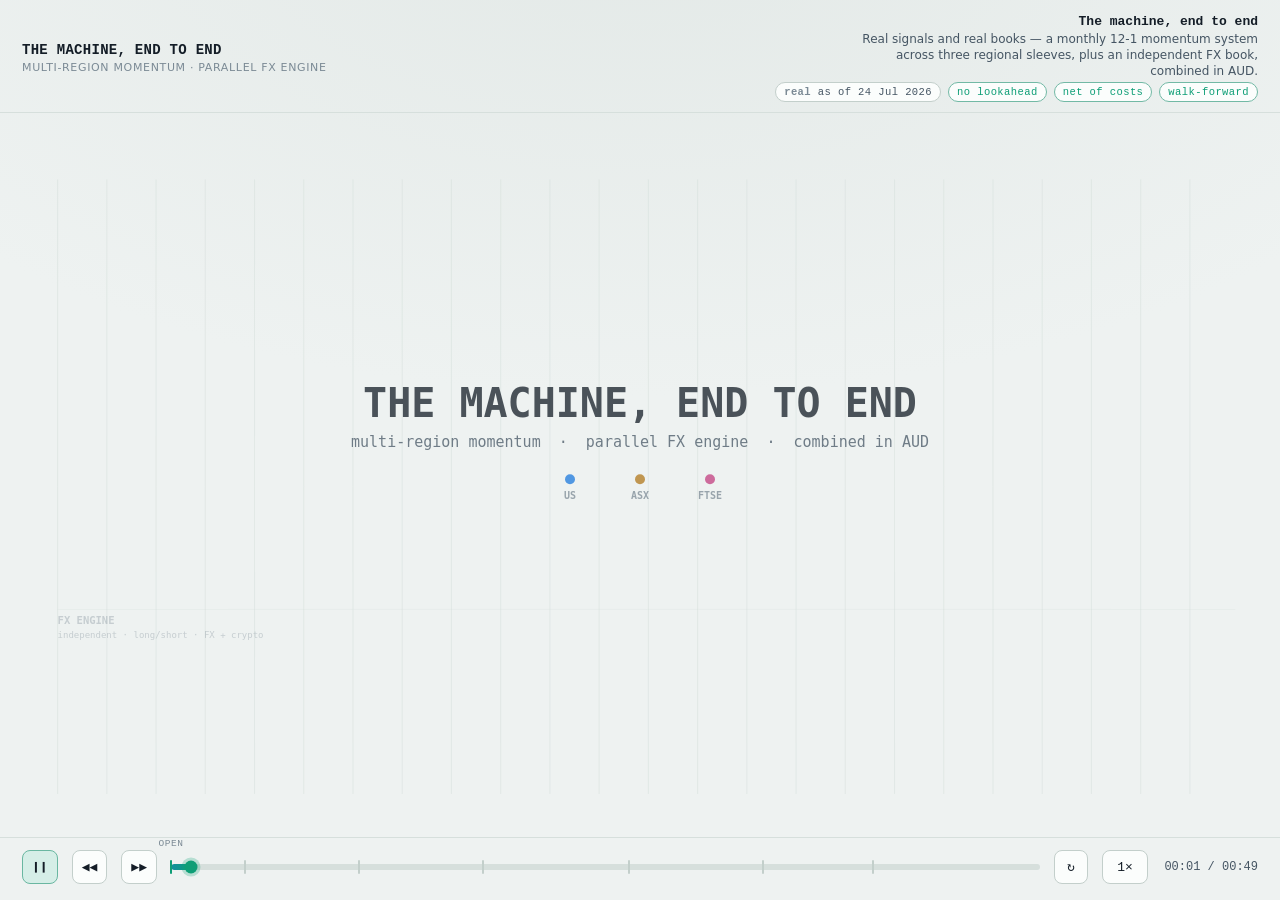
<file: docs/explainer/how-it-works.html>
<!doctype html>
<html lang="en">
<head>
<meta charset="utf-8">
<meta name="viewport" content="width=device-width, initial-scale=1">
<title>The machine, end to end — Multi-Region Momentum + FX</title>
</head>
<body>
<style>
/* ============================================================
   "The machine, end to end" — animated walkthrough of a
   multi-region momentum + FX trading system.
   Self-contained: no external fonts, scripts or styles.
   ============================================================ */

:root{
  /* light theme (default) */
  --bg:#EEF2F1; --bg2:#E3E9E7; --panel:#FBFDFC; --panel2:#F1F5F3;
  --ink:#141D27; --ink-dim:#455563; --muted:#7B8A95; --line:#D6DFDC; --line2:#C3CFCB;
  --us:#1C79DC; --asx:#B0771A; --ftse:#C23E7F; --aud:#0E9E76;
  --on:#0E9E76; --off:#D53B2A; --cash:#8A97A1;
  --glow:0; --scan:0;
  color-scheme:light;
}
@media (prefers-color-scheme: dark){
  :root{
    --bg:#080B10; --bg2:#0C1118; --panel:#0F151D; --panel2:#131C25;
    --ink:#D6DEE6; --ink-dim:#8A98A5; --muted:#5C6A77; --line:#1A2430; --line2:#25323E;
    --us:#4CA9FF; --asx:#F0B32A; --ftse:#EC77AD; --aud:#33E0AE;
    --on:#33E0AE; --off:#FF5F52; --cash:#5C6A77;
    --glow:1; --scan:1;
    color-scheme:dark;
  }
}
/* explicit toggle overrides the media query in both directions */
:root[data-theme="light"]{
  --bg:#EEF2F1; --bg2:#E3E9E7; --panel:#FBFDFC; --panel2:#F1F5F3;
  --ink:#141D27; --ink-dim:#455563; --muted:#7B8A95; --line:#D6DFDC; --line2:#C3CFCB;
  --us:#1C79DC; --asx:#B0771A; --ftse:#C23E7F; --aud:#0E9E76;
  --on:#0E9E76; --off:#D53B2A; --cash:#8A97A1;
  --glow:0; --scan:0; color-scheme:light;
}
:root[data-theme="dark"]{
  --bg:#080B10; --bg2:#0C1118; --panel:#0F151D; --panel2:#131C25;
  --ink:#D6DEE6; --ink-dim:#8A98A5; --muted:#5C6A77; --line:#1A2430; --line2:#25323E;
  --us:#4CA9FF; --asx:#F0B32A; --ftse:#EC77AD; --aud:#33E0AE;
  --on:#33E0AE; --off:#FF5F52; --cash:#5C6A77;
  --glow:1; --scan:1; color-scheme:dark;
}

*{box-sizing:border-box}
html,body{margin:0;height:100%}
body{
  background:var(--bg);
  color:var(--ink);
  font-family:system-ui,-apple-system,"Segoe UI",Roboto,Helvetica,Arial,sans-serif;
  -webkit-font-smoothing:antialiased;
  overflow:hidden;
}
:root{
  --mono:ui-monospace,"SF Mono","JetBrains Mono","Cascadia Code",Menlo,Consolas,"Liberation Mono",monospace;
}

#app{
  position:fixed; inset:0;
  display:grid;
  grid-template-rows:auto 1fr auto;
  background:
    radial-gradient(120% 90% at 50% -10%, var(--bg2), var(--bg) 60%);
}

/* ---------- top chrome ---------- */
.top{
  display:flex; align-items:center; gap:16px;
  padding:14px 22px 10px;
  border-bottom:1px solid var(--line);
  min-height:56px;
}
.brand{display:flex; flex-direction:column; gap:3px; min-width:0}
.brand .t{
  font-family:var(--mono); font-weight:600; font-size:14px; letter-spacing:.02em;
  white-space:nowrap; overflow:hidden; text-overflow:ellipsis;
}
.brand .s{ font-size:11px; color:var(--muted); letter-spacing:.06em; text-transform:uppercase }
.caption{
  flex:1 1 auto; min-width:0;
  display:flex; flex-direction:column; gap:2px; align-items:flex-end;
  text-align:right;
}
.caption .ct{ font-family:var(--mono); font-size:13px; color:var(--ink); font-weight:600 }
.caption .cs{ font-size:12px; color:var(--ink-dim); max-width:52ch; line-height:1.35 }

.chips{ display:flex; gap:7px; flex-wrap:wrap; justify-content:flex-end }
.chip{
  font-family:var(--mono); font-size:10.5px; letter-spacing:.04em;
  padding:3px 8px; border:1px solid var(--line2); border-radius:999px;
  color:var(--ink-dim); white-space:nowrap; background:var(--panel);
}
.chip.on{ color:var(--on); border-color:color-mix(in srgb, var(--on) 45%, var(--line2)) }
.chip.warn{ color:var(--asx); border-color:color-mix(in srgb, var(--asx) 45%, var(--line2)) }
.chip b{ color:var(--muted); font-weight:600 }

/* ---------- stage ---------- */
.stage{ position:relative; overflow:hidden }
canvas{ position:absolute; inset:0; width:100%; height:100%; display:block }

/* ---------- transport ---------- */
.transport{
  display:flex; align-items:center; gap:14px;
  padding:12px 22px 16px;
  border-top:1px solid var(--line);
}
.tbtn{
  appearance:none; cursor:pointer;
  background:var(--panel); color:var(--ink);
  border:1px solid var(--line2); border-radius:8px;
  height:34px; min-width:34px; padding:0 9px;
  font-family:var(--mono); font-size:13px; line-height:1;
  display:inline-flex; align-items:center; justify-content:center; gap:6px;
  transition:border-color .15s, background .15s, color .15s;
}
.tbtn:hover{ border-color:color-mix(in srgb, var(--aud) 55%, var(--line2)); color:var(--ink) }
.tbtn:focus-visible{ outline:2px solid var(--aud); outline-offset:2px }
.tbtn.primary{ background:color-mix(in srgb, var(--aud) 16%, var(--panel)); border-color:color-mix(in srgb, var(--aud) 50%, var(--line2)) }
.tbtn.wide{ min-width:46px }

.timeline{
  position:relative; flex:1 1 auto; height:34px; cursor:pointer;
  display:flex; align-items:center; touch-action:none;
}
.timeline:focus-visible{ outline:2px solid var(--aud); outline-offset:3px; border-radius:6px }
.tl-track{
  position:absolute; left:0; right:0; height:6px; border-radius:999px;
  background:var(--line); overflow:hidden;
}
.tl-fill{
  position:absolute; left:0; top:0; bottom:0; width:0%;
  background:linear-gradient(90deg, color-mix(in srgb,var(--aud) 60%, var(--us)), var(--aud));
  border-radius:999px;
}
.tl-marks{ position:absolute; inset:0 }
.tl-mark{
  position:absolute; top:50%; transform:translate(-50%,-50%);
  width:2px; height:14px; background:var(--line2); border-radius:2px;
}
.tl-mark.done{ background:color-mix(in srgb, var(--aud) 55%, var(--line2)) }
.tl-mark .lbl{
  position:absolute; top:-22px; left:50%; transform:translateX(-50%);
  font-family:var(--mono); font-size:9.5px; letter-spacing:.05em;
  color:var(--muted); text-transform:uppercase; white-space:nowrap;
  opacity:0; transition:opacity .15s; pointer-events:none;
}
.tl-mark.active .lbl, .timeline:hover .tl-mark:hover .lbl{ opacity:1 }
.tl-mark.active{ background:var(--aud) }
.tl-mark.hit{
  position:absolute; top:50%; left:50%; transform:translate(-50%,-50%);
  width:22px; height:26px; background:transparent; border:0; padding:0; cursor:pointer;
}
.tl-head{
  position:absolute; top:50%; transform:translate(-50%,-50%);
  width:13px; height:13px; border-radius:50%;
  background:var(--aud); box-shadow:0 0 0 3px color-mix(in srgb,var(--aud) 25%, transparent);
  pointer-events:none;
}
.clock{
  font-family:var(--mono); font-size:12px; color:var(--ink-dim);
  font-variant-numeric:tabular-nums; white-space:nowrap; min-width:96px; text-align:right;
}

/* light-theme figure legibility for chips border */
:root[data-theme="light"] .chip, :root:not([data-theme]) .chip{ box-shadow:none }

@media (max-width:760px){
  .caption .cs{ display:none }
  .brand .s{ display:none }
  .tl-mark .lbl{ display:none }
  .transport{ gap:9px; padding:10px 12px 14px }
  .top{ padding:10px 14px 8px }
}
@media (prefers-reduced-motion: reduce){
  .tl-fill, .tl-head{ transition:none }
}
</style>

<div id="app">
  <header class="top">
    <div class="brand">
      <div class="t">THE MACHINE, END&nbsp;TO&nbsp;END</div>
      <div class="s">Multi-region momentum &middot; parallel FX engine</div>
    </div>
    <div class="caption">
      <div class="ct" id="capTitle">Press play</div>
      <div class="cs" id="capText">Real signals &amp; real books &mdash; a 12&#8209;1 momentum system across three regional sleeves, combined in AUD, plus an independent FX book.</div>
      <div class="chips" id="chips">
        <span class="chip" id="asofChip"><b>real</b></span>
        <span class="chip on">no lookahead</span>
        <span class="chip on">net of costs</span>
        <span class="chip on">walk&#8209;forward</span>
      </div>
    </div>
  </header>

  <main class="stage">
    <canvas id="c"></canvas>
  </main>

  <footer class="transport">
    <button class="tbtn primary" id="play" aria-label="Play or pause">&#9654;</button>
    <button class="tbtn" id="back" aria-label="Previous stage">&#9664;&#9664;</button>
    <button class="tbtn" id="fwd" aria-label="Next stage">&#9654;&#9654;</button>
    <div class="timeline" id="timeline" role="slider" tabindex="0"
         aria-label="Timeline" aria-valuemin="0" aria-valuemax="100" aria-valuenow="0">
      <div class="tl-track"><div class="tl-fill" id="tlFill"></div></div>
      <div class="tl-marks" id="tlMarks"></div>
      <div class="tl-head" id="tlHead"></div>
    </div>
    <button class="tbtn" id="replay" aria-label="Replay from start">&#8635;</button>
    <button class="tbtn wide" id="speed" aria-label="Playback speed">1&times;</button>
    <div class="clock" id="clock">00:00 / 00:00</div>
  </footer>
</div>

<script>
"use strict";
(function(){
  // ---------------------------------------------------------------
  // 0. Setup
  // ---------------------------------------------------------------
  var cvs = document.getElementById('c');
  var ctx = cvs.getContext('2d');
  var DPR = Math.max(1, Math.min(2.5, window.devicePixelRatio || 1));
  var W = 0, H = 0;                       // CSS pixels of the stage
  var reduced = window.matchMedia('(prefers-reduced-motion: reduce)').matches;

  // palette read from CSS custom properties (single source of truth)
  var PAL = {};
  function readPalette(){
    var cs = getComputedStyle(document.documentElement);
    ['bg','bg2','panel','panel2','ink','ink-dim','muted','line','line2',
     'us','asx','ftse','aud','on','off','cash'].forEach(function(k){
      PAL[k] = cs.getPropertyValue('--'+k).trim() || '#888';
    });
    PAL.glow = parseFloat(cs.getPropertyValue('--glow')) || 0;
  }
  readPalette();

  // seeded RNG (deterministic → reproducible jitter, no Math.random surprises)
  function mulberry32(a){ return function(){
    a|=0; a=a+0x6D2B79F5|0;
    var t=Math.imul(a^a>>>15,1|a); t=t+Math.imul(t^t>>>7,61|t)^t;
    return ((t^t>>>14)>>>0)/4294967296;
  };}

  // ---------------------------------------------------------------
  // 1. Real dataset — live pipeline signals + committed backtest/paper/FX state
  //    (regenerated by scripts from state/*.json + a live compute_targets run;
  //     NOT hand-tuned — see docs/superpowers/specs)
  var DATA = {"regions":[{"key":"US","currency":"USD","index_name":"S&P 500","regime_on":true,"asof":"2026-07-23","cash_pct":85.9,"universe_n":124,"names":[{"tk":"CSCO","raw":"CSCO","mom":0.8075,"vol":0.4524,"trend":true,"weight":0.0335,"selected":true},{"tk":"GOOGL","raw":"GOOGL","mom":0.8141,"vol":0.387,"trend":false,"weight":0.027,"selected":true},{"tk":"SMH","raw":"SMH","mom":1.1866,"vol":0.5276,"trend":true,"weight":0.0247,"selected":true},{"tk":"SOXX","raw":"SOXX","mom":1.4891,"vol":0.6327,"trend":true,"weight":0.0234,"selected":true},{"tk":"AVGO","raw":"AVGO","mom":0.3745,"vol":0.5312,"trend":true,"weight":0.0167,"selected":true},{"tk":"ADI","raw":"ADI","mom":0.7526,"vol":0.4706,"trend":true,"weight":0.0162,"selected":true},{"tk":"INTU","raw":"INTU","mom":-0.6612,"vol":0.6425,"trend":false,"weight":0.0,"selected":false}],"metrics":{"cagr":0.0706,"ann_vol":0.0965,"sharpe":0.39,"max_drawdown":-0.1727},"n_selected":6},{"key":"ASX","currency":"AUD","index_name":"ASX 200","regime_on":false,"asof":"2026-07-24","cash_pct":100.0,"universe_n":56,"names":[{"tk":"MIN","raw":"MIN.AX","mom":1.121,"vol":0.4305,"trend":false,"weight":0.0,"selected":false},{"tk":"LYC","raw":"LYC.AX","mom":0.7299,"vol":0.4494,"trend":false,"weight":0.0,"selected":false},{"tk":"EVN","raw":"EVN.AX","mom":0.6766,"vol":0.6021,"trend":false,"weight":0.0,"selected":false},{"tk":"IGO","raw":"IGO.AX","mom":0.528,"vol":0.4973,"trend":false,"weight":0.0,"selected":false},{"tk":"RIO","raw":"RIO.AX","mom":0.5156,"vol":0.2966,"trend":true,"weight":0.0,"selected":false},{"tk":"BHP","raw":"BHP.AX","mom":0.5126,"vol":0.3221,"trend":true,"weight":0.0,"selected":false}],"metrics":{"cagr":0.0346,"ann_vol":0.0627,"sharpe":0.02,"max_drawdown":-0.154},"n_selected":0},{"key":"FTSE","currency":"GBP","index_name":"FTSE 100","regime_on":true,"asof":"2026-07-24","cash_pct":27.5,"universe_n":67,"names":[{"tk":"SDR","raw":"SDR.L","mom":0.4522,"vol":0.0253,"trend":true,"weight":0.2274,"selected":true},{"tk":"BEZ","raw":"BEZ.L","mom":0.4259,"vol":0.0099,"trend":true,"weight":0.2259,"selected":true},{"tk":"GSK","raw":"GSK.L","mom":0.4249,"vol":0.242,"trend":false,"weight":0.048,"selected":true},{"tk":"BATS","raw":"BATS.L","mom":0.2051,"vol":0.2994,"trend":true,"weight":0.0397,"selected":true},{"tk":"AAL","raw":"AAL.L","mom":0.6132,"vol":0.451,"trend":true,"weight":0.037,"selected":true},{"tk":"IHG","raw":"IHG.L","mom":0.4948,"vol":0.2411,"trend":true,"weight":0.0369,"selected":true},{"tk":"FLTR","raw":"FLTR.L","mom":-0.6771,"vol":0.4876,"trend":false,"weight":0.0,"selected":false}],"metrics":{"cagr":0.0184,"ann_vol":0.0751,"sharpe":-0.19,"max_drawdown":-0.1808},"n_selected":6}],"portfolio":{"start":"2012-01-01","end":"2026-07-24","initial":100000,"curve":[["2012-01-04",100000.0],["2012-02-02",98248.2],["2012-03-02",97929.1],["2012-04-02",100438.6],["2012-05-02",101459.9],["2012-05-31",104243.7],["2012-06-29",102035.4],["2012-07-30",99698.4],["2012-08-28",100477.6],["2012-09-26",101345.1],["2012-10-25",101121.1],["2012-11-23",100700.1],["2012-12-24",101051.7],["2013-01-24",99486.3],["2013-02-22",99819.6],["2013-03-25",98798.6],["2013-04-24",101618.7],["2013-05-23",108100.8],["2013-06-21",108223.8],["2013-07-22",113750.9],["2013-08-20",115280.7],["2013-09-18",116538.7],["2013-10-17",116493.9],["2013-11-15",119725.5],["2013-12-16",122697.2],["2014-01-16",128761.9],["2014-02-14",128743.4],["2014-03-17",128352.4],["2014-04-15",121062.5],["2014-05-15",123319.0],["2014-06-13",124912.1],["2014-07-14",126674.9],["2014-08-12",126614.3],["2014-09-10",128613.3],["2014-10-09",130852.2],["2014-11-07",133538.5],["2014-12-08",136256.1],["2015-01-08",137065.5],["2015-02-06",141344.8],["2015-03-09",146145.1],["2015-04-08",148404.7],["2015-05-07",143915.7],["2015-06-05",152097.0],["2015-07-06",156279.3],["2015-08-04",159501.4],["2015-09-02",157837.0],["2015-10-01",157187.5],["2015-10-30",156686.2],["2015-11-30",154800.5],["2015-12-30",153105.4],["2016-01-29",153310.2],["2016-02-29",150961.6],["2016-03-30",145987.8],["2016-04-28",146035.2],["2016-05-27",153331.2],["2016-06-27",144214.6],["2016-07-26",150396.9],["2016-08-24",148927.1],["2016-09-22",149596.6],["2016-10-21",146035.5],["2016-11-21",150279.6],["2016-12-20",152498.3],["2017-01-20",150111.6],["2017-02-20",151226.2],["2017-03-21",150156.3],["2017-04-20",153514.3],["2017-05-19",158115.7],["2017-06-19",158182.3],["2017-07-18",157175.5],["2017-08-16",157099.4],["2017-09-14",156081.0],["2017-10-13",162202.5],["2017-11-13",163726.8],["2017-12-12",165437.1],["2018-01-12",164534.8],["2018-02-12",164018.7],["2018-03-13",166113.1],["2018-04-12",167029.1],["2018-05-11",170905.7],["2018-06-11",171576.0],["2018-07-10",171686.1],["2018-08-08",171357.7],["2018-09-06",175927.6],["2018-10-05",176271.3],["2018-11-05",167401.9],["2018-12-04",163816.3],["2019-01-04",168814.9],["2019-02-04",166998.3],["2019-03-05",169595.9],["2019-04-03",171675.0],["2019-05-03",171800.6],["2019-06-03",170305.0],["2019-07-02",173361.2],["2019-07-31",175077.5],["2019-08-29",177306.3],["2019-09-27",177204.0],["2019-10-28",175349.2],["2019-11-26",177623.6],["2019-12-26",179160.0],["2020-01-27",183390.7],["2020-02-25",185725.3],["2020-03-25",193964.0],["2020-04-24",188519.0],["2020-05-25",184293.4],["2020-06-23",179829.1],["2020-07-22",179332.8],["2020-08-20",182144.7],["2020-09-18",178391.4],["2020-10-19",183676.3],["2020-11-17",180999.6],["2020-12-16",181625.8],["2021-01-18",182870.7],["2021-02-16",186175.0],["2021-03-17",183854.2],["2021-04-16",185511.9],["2021-05-17",184473.9],["2021-06-15",187058.3],["2021-07-14",190718.9],["2021-08-12",197020.7],["2021-09-10",194688.4],["2021-10-11",193622.6],["2021-11-09",193343.1],["2021-12-08",194253.9],["2022-01-06",195903.0],["2022-02-04",193052.1],["2022-03-07",182912.8],["2022-04-05",183521.5],["2022-05-05",182098.2],["2022-06-03",180673.4],["2022-07-04",184175.2],["2022-08-02",182034.1],["2022-08-31",182369.2],["2022-09-29",183984.1],["2022-10-28",189056.9],["2022-11-28",186748.8],["2022-12-28",184024.2],["2023-01-27",180168.4],["2023-02-27",182813.5],["2023-03-28",182612.0],["2023-04-27",188724.2],["2023-05-26",188657.7],["2023-06-26",188824.2],["2023-07-25",189263.0],["2023-08-23",192715.8],["2023-09-21",189607.5],["2023-10-20",190745.8],["2023-11-20",188854.0],["2023-12-19",187755.8],["2024-01-19",191705.2],["2024-02-19",198747.5],["2024-03-19",203973.3],["2024-04-18",201959.5],["2024-05-17",202320.4],["2024-06-17",206286.3],["2024-07-16",207544.7],["2024-08-14",209747.6],["2024-09-12",210562.2],["2024-10-11",211807.3],["2024-11-11",216598.9],["2024-12-10",221106.6],["2025-01-10",225406.9],["2025-02-10",229916.9],["2025-03-11",222456.0],["2025-04-09",227676.8],["2025-05-09",224822.8],["2025-06-09",226177.7],["2025-07-08",226303.2],["2025-08-06",228504.6],["2025-09-04",226946.0],["2025-10-03",228930.7],["2025-11-03",228521.2],["2025-12-02",227984.8],["2026-01-02",230946.5],["2026-02-02",232136.2],["2026-03-03",226023.9],["2026-04-01",227582.7],["2026-05-01",223807.0],["2026-06-01",226336.5],["2026-06-30",232985.1],["2026-07-24",227858.7]],"benchmark":[["2012-01-04",100038.4],["2012-02-02",100756.6],["2012-03-02",102276.4],["2012-04-02",106406.2],["2012-05-02",107354.2],["2012-05-31",102125.6],["2012-06-29",103038.4],["2012-07-30",103219.6],["2012-08-28",106084.0],["2012-09-26",107590.8],["2012-10-25",108311.1],["2012-11-23",107113.6],["2012-12-24",110570.7],["2013-01-24",113863.3],["2013-02-22",116866.1],["2013-03-25",116664.9],["2013-04-24",120014.4],["2013-05-23",127648.6],["2013-06-21",125078.9],["2013-07-22",132868.7],["2013-08-20",133336.8],["2013-09-18",135859.0],["2013-10-17",134904.9],["2013-11-15",141077.0],["2013-12-16",141178.5],["2014-01-16",147642.2],["2014-02-14",146863.6],["2014-03-17",145508.3],["2014-04-15",141856.5],["2014-05-15",146373.1],["2014-06-13",146650.8],["2014-07-14",149374.3],["2014-08-12",147934.4],["2014-09-10",149973.5],["2014-10-09",147025.5],["2014-11-07",155361.0],["2014-12-08",157147.1],["2015-01-08",164399.1],["2015-02-06",175909.7],["2015-03-09",176998.9],["2015-04-08",179439.6],["2015-05-07",172951.9],["2015-06-05",175399.6],["2015-07-06",176045.1],["2015-08-04",184129.0],["2015-09-02",171244.9],["2015-10-01",170071.9],["2015-10-30",178208.6],["2015-11-30",174815.3],["2015-12-30",172204.0],["2016-01-29",165184.2],["2016-02-29",161360.0],["2016-03-30",161858.8],["2016-04-28",166694.5],["2016-05-27",175193.4],["2016-06-27",159333.5],["2016-07-26",172436.0],["2016-08-24",172113.0],["2016-09-22",169976.7],["2016-10-21",167081.8],["2016-11-21",170805.1],["2016-12-20",179016.3],["2017-01-20",175740.4],["2017-02-20",178731.9],["2017-03-21",177976.5],["2017-04-20",182333.3],["2017-05-19",187078.9],["2017-06-19",186061.2],["2017-07-18",182550.7],["2017-08-16",182750.5],["2017-09-14",181242.2],["2017-10-13",188111.3],["2017-11-13",192423.1],["2017-12-12",198218.5],["2018-01-12",199064.8],["2018-02-12",190594.5],["2018-03-13",194080.4],["2018-04-12",194236.6],["2018-05-11",204263.9],["2018-06-11",203080.0],["2018-07-10",206967.4],["2018-08-08",208677.1],["2018-09-06",207955.9],["2018-10-05",211324.9],["2018-11-05",199321.5],["2018-12-04",192371.4],["2019-01-04",191461.7],["2019-02-04",199076.4],["2019-03-05",209073.0],["2019-04-03",214879.5],["2019-05-03",217682.7],["2019-06-03",209797.4],["2019-07-02",222233.3],["2019-07-31",223535.3],["2019-08-29",218228.3],["2019-09-27",224320.0],["2019-10-28",228514.4],["2019-11-26",233821.8],["2019-12-26",235665.7],["2020-01-27",240468.8],["2020-02-25",234477.4],["2020-03-25",189519.0],["2020-04-24",197227.4],["2020-05-25",202968.3],["2020-06-23",208926.4],["2020-07-22",209683.5],["2020-08-20",211468.9],["2020-09-18",204171.6],["2020-10-19",213291.2],["2020-11-17",223076.8],["2020-12-16",225982.8],["2021-01-18",224876.0],["2021-02-16",232218.3],["2021-03-17",232735.2],["2021-04-16",242122.9],["2021-05-17",242776.5],["2021-06-15",251615.0],["2021-07-14",257232.2],["2021-08-12",264955.0],["2021-09-10",260685.7],["2021-10-11",259428.1],["2021-11-09",265699.4],["2021-12-08",271618.7],["2022-01-06",272054.0],["2022-02-04",268474.3],["2022-03-07",246896.7],["2022-04-05",262656.0],["2022-05-05",255746.8],["2022-06-03",254723.6],["2022-07-04",243536.2],["2022-08-02",253012.0],["2022-08-31",248644.1],["2022-09-29",235192.8],["2022-10-28",252591.8],["2022-11-28",261503.5],["2022-12-28",255526.8],["2023-01-27",262983.8],["2023-02-27",266157.4],["2023-03-28",263139.0],["2023-04-27",276849.7],["2023-05-26",276243.2],["2023-06-26",273861.5],["2023-07-25",284414.0],["2023-08-23",282745.8],["2023-09-21",280651.1],["2023-10-20",274643.0],["2023-11-20",281838.9],["2023-12-19",289878.1],["2024-01-19",292361.0],["2024-02-19",303193.9],["2024-03-19",307482.6],["2024-04-18",306742.5],["2024-05-17",316096.6],["2024-06-17",316704.3],["2024-07-16",322432.8],["2024-08-14",321128.5],["2024-09-12",326790.3],["2024-10-11",331213.4],["2024-11-11",337797.0],["2024-12-10",346043.7],["2025-01-10",345295.0],["2025-02-10",358212.1],["2025-03-11",340125.0],["2025-04-09",331134.1],["2025-05-09",348240.1],["2025-06-09",361886.9],["2025-07-08",368264.4],["2025-08-06",376854.0],["2025-09-04",379074.2],["2025-10-03",387301.6],["2025-11-03",390543.3],["2025-12-02",386424.8],["2026-01-02",389829.9],["2026-02-02",389655.7],["2026-03-03",384610.7],["2026-04-01",378270.8],["2026-05-01",384646.2],["2026-06-01",390325.2],["2026-06-30",400763.0],["2026-07-24",398150.0]],"metrics":{"cagr":0.0568,"ann_vol":0.0859,"sharpe":0.28,"sortino":0.38,"max_drawdown":-0.1142,"calmar":0.5},"benchmark_metrics":{"cagr":0.0971,"ann_vol":0.1311,"sharpe":0.51,"sortino":0.63,"max_drawdown":-0.2987,"calmar":0.33},"generated_at":"2026-07-24T09:23:57Z","synthetic":false},"fx":{"account":"matt","equity":4773.08,"initial":5000.0,"asof":"2026-07-24","agents":["trend","breakout","meanrev","momentum","carry","neural"],"pairs":[{"pair":"USDJPY","w":0.25,"regime":"trending","agents":{"trend":0.754,"breakout":1.0,"meanrev":-0.0,"momentum":0.999,"carry":0.5,"neural":0.065}},{"pair":"ETHUSD","w":0.1927,"regime":"trending","agents":{"trend":-0.443,"breakout":-1.0,"meanrev":-0.0,"momentum":-0.874,"carry":0.0,"neural":0.773}},{"pair":"USDCAD","w":0.1873,"regime":"trending","agents":{"trend":0.666,"breakout":1.0,"meanrev":0.0,"momentum":0.972,"carry":0.225,"neural":0.763}},{"pair":"EURUSD","w":-0.0791,"regime":"trending","agents":{"trend":-0.618,"breakout":-1.0,"meanrev":0.0,"momentum":-1.0,"carry":0.05,"neural":0.032}},{"pair":"BTCUSD","w":-0.0534,"regime":"ranging","agents":{"trend":-0.0,"breakout":-1.0,"meanrev":-0.162,"momentum":-1.0,"carry":0.0,"neural":0.859}},{"pair":"AUDUSD","w":-0.0353,"regime":"ranging","agents":{"trend":-0.0,"breakout":-1.0,"meanrev":-0.065,"momentum":-0.995,"carry":0.175,"neural":0.244}},{"pair":"USDCHF","w":0.0237,"regime":"trending","agents":{"trend":0.641,"breakout":1.0,"meanrev":-0.0,"momentum":1.0,"carry":0.5,"neural":0.306}},{"pair":"NZDUSD","w":-0.0084,"regime":"trending","agents":{"trend":-0.129,"breakout":-1.0,"meanrev":0.0,"momentum":-0.795,"carry":0.225,"neural":0.479}},{"pair":"GBPUSD","w":0.0059,"regime":"trending","agents":{"trend":0.001,"breakout":1.0,"meanrev":0.0,"momentum":-0.796,"carry":0.1,"neural":0.546}},{"pair":"SOLUSD","w":-0.0039,"regime":"ranging","agents":{"trend":-0.0,"breakout":-1.0,"meanrev":0.262,"momentum":-0.978,"carry":0.0,"neural":0.787}}],"daily_net_pct":-0.00244,"n_pairs":10},"asof":"2026-07-24"};

  var COLOF = {US:'us', ASX:'asx', FTSE:'ftse'};
  var seed = mulberry32(20260724);
  var REGIONS = DATA.regions.map(function(r){
    return {key:r.key, ccy:r.currency, idx:r.index_name, col:COLOF[r.key],
            regimeOn:r.regime_on, cashPct:r.cash_pct, metrics:r.metrics,
            universeN:r.universe_n, nSel:r.n_selected, asof:r.asof};
  });
  var tokens = [];
  DATA.regions.forEach(function(r, ri){
    var ns = r.names.slice().sort(function(a,b){return b.mom-a.mom;});
    ns.forEach(function(n, rank){
      tokens.push({
        tk:n.tk, reg:ri, regKey:r.key, col:COLOF[r.key],
        mom:n.mom, vol:n.vol, trend:!!n.trend, regimeOn:r.regime_on,
        rank:rank, eligible:!!n.selected, selected:!!n.selected,
        weight:n.weight||0, wdisp:n.weight||0,
        jx:(seed()-0.5), jy:(seed()-0.5)
      });
    });
  });
  // display scales (real ranges: momentum can exceed 100%, weights up to ~23%)
  var MOM_MAX=0.001, W_MAX=0.001, REG_COUNT=[0,0,0];
  tokens.forEach(function(t){
    MOM_MAX=Math.max(MOM_MAX, Math.abs(t.mom));
    if(t.selected) W_MAX=Math.max(W_MAX, t.weight);
    REG_COUNT[t.reg]++;
  });
  // FX subsystem — real book (fx_state_matt.json)
  var FX_AGENTS = DATA.fx.agents.map(function(a){ return a.charAt(0).toUpperCase()+a.slice(1); });
  var FX_PAIRS = DATA.fx.pairs.slice(0,6).map(function(p){
    return {p:p.pair, pos:(p.w>=0?1:-1), w:Math.abs(p.w), regime:p.regime};
  });
  var FXW_MAX=0.001; FX_PAIRS.forEach(function(p){ FXW_MAX=Math.max(FXW_MAX,p.w); });
  var EQ_CURVE = DATA.portfolio.curve, EQ_BENCH = DATA.portfolio.benchmark, EQ_META = DATA.portfolio;

  // ---------------------------------------------------------------
  // 2. Timeline
  // ---------------------------------------------------------------
  var BEATS = [
    {key:'title',    name:'Open',     dur:4.2,
      cap:'The machine, end to end',
      txt:'Real signals and real books — a monthly 12‑1 momentum system across three regional sleeves, plus an independent FX book, combined in AUD.'},
    {key:'universe', name:'Universe', dur:6.4,
      cap:'1 · Universe',
      txt:'Load adjusted closes for every name in each region’s universe — US, FTSE and ASX — each priced in its own local currency.'},
    {key:'rank',     name:'Rank',     dur:7.0,
      cap:'2 · Rank by momentum',
      txt:'Score every name by real 12‑1 momentum — the return over the last year, skipping the most recent month. The strongest names rise to the top of each region.'},
    {key:'filter',   name:'Filter',   dur:8.2,
      cap:'3 · Trend & regime gates',
      txt:'Drop anything below its 200‑day average. When a region’s index is below its own 200‑day MA the whole sleeve goes to cash — the crash‑protection gate, overriding even strong momentum.'},
    {key:'size',     name:'Size',     dur:7.6,
      cap:'4 · Size the book',
      txt:'Weight the survivors by inverse volatility, then vol‑target the book via strategy.compute_targets — the lowest‑vol names earn the biggest slots, and whole‑share rounding leaves real cash on the side.'},
    {key:'sleeves',  name:'Sleeves',  dur:6.2,
      cap:'5 · Three sleeves',
      txt:'US, ASX and FTSE run independently in their own currency, each with its own real track record since 2012 — shown here with the live book and this month’s regime.'},
    {key:'combine',  name:'Combine',  dur:9.4,
      cap:'6 · Combine in AUD',
      txt:'Equal third per sleeve, converted through FX into AUD, reported as one real backtest since 2012 — strong risk‑adjusted returns at a far shallower drawdown than the benchmark (dashed).'}
  ];
  var T = 0, STARTS = [];
  BEATS.forEach(function(b){ STARTS.push(T); T += b.dur; });

  function beatAt(t){
    for(var i=BEATS.length-1;i>=0;i--){ if(t>=STARTS[i]) return i; }
    return 0;
  }

  var clock = 0, playing = false, speed = 1, lastTs = null;
  var SPEEDS = [1, 1.5, 2, 0.5];
  var speedIdx = 0;
  var curBeat = -1;

  // ---------------------------------------------------------------
  // 3. Math helpers
  // ---------------------------------------------------------------
  function clamp(v,a,b){ return v<a?a:(v>b?b:v); }
  function lerp(a,b,t){ return a+(b-a)*t; }
  function easeIO(t){ return t<.5 ? 2*t*t : 1-Math.pow(-2*t+2,2)/2; }
  function easeOut(t){ return 1-Math.pow(1-t,3); }
  function mix(hexOrVar){ return hexOrVar; }
  // hex -> rgba string with alpha
  function rgba(hex, a){
    hex = hex.replace('#','');
    if(hex.length===3){ hex = hex[0]+hex[0]+hex[1]+hex[1]+hex[2]+hex[2]; }
    var n = parseInt(hex,16);
    return 'rgba('+((n>>16)&255)+','+((n>>8)&255)+','+(n&255)+','+a+')';
  }
  function regCol(t){ return PAL[t.col]; }

  // ---------------------------------------------------------------
  // 4. Layout metrics (recomputed each frame; responsive)
  // ---------------------------------------------------------------
  var M; // metrics
  function metrics(){
    var ml=W*0.045, mr=W*0.035, mt=H*0.10, mb=H*0.06;
    var innerW = W-ml-mr;
    var eqTop = mt, eqH = (H-mt-mb)*0.66;
    var fxTop = eqTop+eqH+ (H-mt-mb)*0.05, fxH = (H-mt-mb)*0.29;
    // six station x-centres across the equity area
    var fx = [0.055,0.235,0.415,0.590,0.770,0.945];
    var stX = fx.map(function(f){ return ml + innerW*f; });
    var bandH = eqH/3;
    function bandTop(r){ return eqTop + bandH*r; }
    function bandY(r){ return eqTop + bandH*(r+0.5); }
    var R = clamp(Math.min(W,H)*0.0135, 8, 15);
    return {ml:ml,mr:mr,mt:mt,mb:mb,innerW:innerW,
            eqTop:eqTop,eqH:eqH,fxTop:fxTop,fxH:fxH,
            stX:stX,bandH:bandH,bandTop:bandTop,bandY:bandY,R:R,
            cashY:eqTop+eqH-R*1.4};
  }

  // layout state of a token at settled layout index j (0..6)
  function layoutFor(t, j){
    var R=M.R, band=t.reg;
    var slotH = M.bandH/Math.max(6.4, REG_COUNT[band]+1.0);
    var out={x:M.stX[0], y:M.bandY(band), r:R, a:0, bar:0, barType:'none', dim:false};
    if(j===0){ // hidden pre-roll
      out.x=M.stX[0]; out.y=M.bandY(band)+ t.jy*R*3; out.a=0; return out;
    }
    if(j===1){ // universe: loose grid in band (adapts to name count)
      var localIdx = tokens.filter(function(x){return x.reg===band;}).indexOf(t);
      var n = REG_COUNT[band], cols=3, rows=Math.ceil(n/cols);
      var gx = localIdx%cols, gy=Math.floor(localIdx/cols);
      var sx = Math.min(R*3.6, M.bandH*0.95/cols);
      var sy = Math.min(R*3.1, (M.bandH*0.80)/rows);
      out.x = M.stX[0] + (gx-(cols-1)/2)*sx + t.jx*R*0.4;
      out.y = M.bandY(band) + (gy-(rows-1)/2)*sy + t.jy*R*0.3;
      out.a = 1; out.barType='none'; return out;
    }
    if(j===2){ // rank: sorted stack by momentum
      out.x = M.stX[1];
      out.y = M.bandTop(band) + (t.rank+0.7)*slotH + slotH*0.2;
      out.a = 1; out.barType='mom'; out.bar=t.mom; return out;
    }
    if(j===3){ // filter: kept hold rank y; dropped fall to cash strip
      if(t.eligible){
        out.x=M.stX[2];
        out.y=M.bandTop(band)+(t.rank+0.7)*slotH+slotH*0.2;
        out.a=1; out.barType='none';
      } else {
        var dl = tokens.filter(function(x){return !x.eligible;}).indexOf(t);
        var n = tokens.filter(function(x){return !x.eligible;}).length;
        out.x = M.stX[1] + ( (dl+0.5)/n - 0.5 )*M.innerW*0.34;
        out.y = M.cashY;
        out.a=0.20; out.dim=true; out.r=R*0.8; out.barType='none';
      }
      return out;
    }
    if(j>=4){
      if(!t.selected){ // eligible-not-picked fade out, dropped stay gone
        out.a=0; out.x=M.stX[3]; out.y=M.bandY(band); return out;
      }
      // ordered by weight within sleeve
      var sel = tokens.filter(function(x){return x.reg===band && x.selected;})
                      .sort(function(a,b){return b.wdisp-a.wdisp;});
      var pos = sel.indexOf(t), k=sel.length;
      var stackH = M.bandH*0.66, top=M.bandTop(band)+M.bandH*0.17;
      var y = top + (pos+0.5)*(stackH/k);
      if(j===4){ out.x=M.stX[3]; }
      else if(j===5){ out.x=M.stX[4]; }
      else { // combine: converge to curve origin and dissolve
        out.x=M.stX[5]-M.innerW*0.02; out.y=M.eqTop+M.eqH*0.5;
        out.a=0.10; out.r=R*0.5; out.barType='none'; return out;
      }
      out.y=y; out.a=1; out.barType='weight'; out.bar=t.wdisp; return out;
    }
    return out;
  }

  // ---------------------------------------------------------------
  // 5. Drawing
  // ---------------------------------------------------------------
  function setFont(px, weight){ ctx.font=(weight||400)+' '+px+'px ui-monospace,"SF Mono",Menlo,Consolas,monospace'; }

  function drawBackground(){
    ctx.clearRect(0,0,W,H);
    // faint grid
    ctx.save();
    ctx.strokeStyle=rgba(PAL.line.replace('#',''), 1);
    ctx.globalAlpha=0.5;
    ctx.lineWidth=1;
    var step=Math.max(46, W/26);
    ctx.beginPath();
    for(var x=M.ml;x<=W-M.mr;x+=step){ ctx.moveTo(x,M.eqTop-6); ctx.lineTo(x,M.fxTop+M.fxH); }
    ctx.stroke();
    ctx.restore();
  }

  function drawStations(activeKey){
    var labels=['UNIVERSE','RANK','FILTER','SIZE','SLEEVES','COMBINE'];
    var keys  =['universe','rank','filter','size','sleeves','combine'];
    setFont(11,600);
    ctx.textAlign='center'; ctx.textBaseline='alphabetic';
    for(var i=0;i<6;i++){
      var active = keys[i]===activeKey;
      ctx.fillStyle = active ? PAL.aud : PAL.muted;
      ctx.globalAlpha = active?1:0.55;
      ctx.fillText(labels[i], M.stX[i], M.eqTop-14);
      // tick under label
      ctx.globalAlpha = active?0.9:0.3;
      ctx.strokeStyle= active?PAL.aud:PAL.line2; ctx.lineWidth= active?2:1;
      ctx.beginPath(); ctx.moveTo(M.stX[i]-16,M.eqTop-8); ctx.lineTo(M.stX[i]+16,M.eqTop-8); ctx.stroke();
    }
    ctx.globalAlpha=1;
  }

  function drawBandLabels(alpha){
    ctx.save(); ctx.globalAlpha=alpha;
    setFont(11,600); ctx.textAlign='left'; ctx.textBaseline='middle';
    REGIONS.forEach(function(R,ri){
      ctx.fillStyle=PAL[R.col];
      ctx.fillText(R.key, M.ml-2, M.bandTop(ri)+12);
      ctx.globalAlpha=alpha*0.6; setFont(9.5,400);
      ctx.fillStyle=PAL.muted;
      ctx.fillText(R.idx+' · '+R.ccy, M.ml-2, M.bandTop(ri)+26);
      ctx.globalAlpha=alpha; setFont(11,600);
    });
    ctx.restore();
  }

  function drawToken(s, t, activeKey){
    if(s.a<=0.01) return;
    var c = s.dim ? PAL.cash : regCol(t);
    ctx.save();
    ctx.globalAlpha = s.a;
    // weight / momentum bar behind
    if(s.barType==='weight'){
      var maxLen=M.innerW*0.10;
      var len=Math.max(4, (s.bar/W_MAX)*maxLen);
      ctx.fillStyle=rgba(c.replace('#',''),0.30*s.a);
      roundRect(s.x+s.r+4, s.y-s.r*0.55, len, s.r*1.1, 3); ctx.fill();
      ctx.fillStyle=rgba(c.replace('#',''),0.95*s.a);
      roundRect(s.x+s.r+4, s.y-s.r*0.55, len, s.r*1.1, 3); ctx.fill();
      setFont(9.5,600); ctx.fillStyle=PAL.ink; ctx.globalAlpha=s.a;
      ctx.textAlign='left'; ctx.textBaseline='middle';
      ctx.fillText((s.bar*100).toFixed(0)+'%', s.x+s.r+8+len, s.y);
    } else if(s.barType==='mom'){
      var mlen=M.innerW*0.115;
      var bl=(t.mom/MOM_MAX)*mlen;
      var pos=t.mom>=0;
      ctx.fillStyle=rgba((pos?c:PAL.off).replace('#',''), 0.55*s.a);
      var bx = s.x+s.r+5;
      roundRect(bx, s.y-3, Math.max(3,Math.abs(bl)), 6, 2); ctx.fill();
      setFont(9,400); ctx.fillStyle=PAL.ink_dim||PAL['ink-dim']; ctx.globalAlpha=s.a*0.8;
      ctx.textAlign='left'; ctx.textBaseline='middle';
      ctx.fillText((t.mom>=0?'+':'')+(t.mom*100).toFixed(0)+'%', bx+Math.max(3,Math.abs(bl))+6, s.y);
    }
    ctx.globalAlpha=s.a;
    // node
    if(PAL.glow && !s.dim){ ctx.shadowColor=rgba(c.replace('#',''),0.9); ctx.shadowBlur=10; }
    ctx.beginPath(); ctx.arc(s.x,s.y,s.r,0,Math.PI*2);
    ctx.fillStyle=rgba(c.replace('#',''), s.dim?0.5:0.9); ctx.fill();
    ctx.shadowBlur=0;
    ctx.lineWidth=1.4; ctx.strokeStyle=rgba(c.replace('#',''),1); ctx.stroke();
    // ticker label — above in the universe grid, beside the node everywhere else
    if(s.r>=8 && s.a>0.35){
      ctx.globalAlpha=s.a; ctx.fillStyle=PAL.ink;
      if(activeKey==='universe'){
        setFont(8.5,600); ctx.textAlign='center'; ctx.textBaseline='middle';
        ctx.fillText(t.tk, s.x, s.y - s.r - 7);
      } else {
        setFont(9,700); ctx.textAlign='right'; ctx.textBaseline='middle';
        ctx.fillText(t.tk, s.x - s.r - 5, s.y);
      }
    }
    ctx.restore();
  }

  function roundRect(x,y,w,h,r){
    if(w<0){ x+=w; w=-w; }
    r=Math.min(r,h/2,w/2);
    ctx.beginPath();
    ctx.moveTo(x+r,y); ctx.arcTo(x+w,y,x+w,y+h,r); ctx.arcTo(x+w,y+h,x,y+h,r);
    ctx.arcTo(x,y+h,x,y,r); ctx.arcTo(x,y,x+w,y,r); ctx.closePath();
  }

  // --- per-beat overlays ---
  function overlayRank(p){
    var a=easeOut(clamp(p*1.3,0,1));
    var cx=(M.stX[3]+M.stX[5])/2, cy=M.eqTop+M.eqH*0.40;
    ctx.save(); ctx.globalAlpha=a; ctx.textAlign='center'; ctx.textBaseline='middle';
    setFont(clamp(W*0.016,13,20),700); ctx.fillStyle=PAL.aud;
    ctx.fillText('score(t) = P(t−21) / P(t−252) − 1', cx, cy);
    setFont(11,400); ctx.fillStyle=PAL.muted;
    ctx.fillText('12‑1 momentum — last 12 months, skipping the most recent', cx, cy+24);
    ctx.fillText('strongest names rise to the top of each region', cx, cy+40);
    ctx.restore();
  }

  function overlayFilter(p){
    var a=easeOut(clamp(p*1.3,0,1));
    // regime badges per region
    REGIONS.forEach(function(R,ri){
      var on=R.regimeOn;
      var x=M.stX[2]+M.R*3.4, y=M.bandTop(ri)+14;
      ctx.save(); ctx.globalAlpha=a;
      var col = on?PAL.on:PAL.off;
      ctx.fillStyle=rgba(col.replace('#',''),0.14);
      roundRect(x, y-11, 96, 22, 6); ctx.fill();
      ctx.strokeStyle=rgba(col.replace('#',''),0.7); ctx.lineWidth=1; roundRect(x,y-11,96,22,6); ctx.stroke();
      setFont(10.5,700); ctx.fillStyle=col; ctx.textAlign='left'; ctx.textBaseline='middle';
      ctx.fillText(on?'RISK‑ON':'RISK‑OFF', x+9, y);
      ctx.restore();
    });
    // cash strip label
    ctx.save(); ctx.globalAlpha=a*0.8; setFont(10,600);
    ctx.fillStyle=PAL.cash; ctx.textAlign='center'; ctx.textBaseline='middle';
    ctx.fillText('── dropped → held as cash ──', W*0.5, M.cashY+M.R*2.1);
    ctx.restore();
    // ASX callout
    ctx.save(); ctx.globalAlpha=a; setFont(10.5,600);
    ctx.fillStyle=PAL.off; ctx.textAlign='left'; ctx.textBaseline='middle';
    ctx.fillText('index < 200d MA → 100% cash', M.stX[2]+M.R*3.4, M.bandTop(1)+34);
    ctx.restore();
  }

  function overlaySize(p){
    var a=easeOut(clamp(p*1.3,0,1));
    var cx=(M.stX[4]+M.stX[5])/2, cy=M.eqTop+M.eqH*0.30;
    ctx.save(); ctx.globalAlpha=a; ctx.textAlign='center'; ctx.textBaseline='middle';
    setFont(clamp(W*0.014,12,17),700); ctx.fillStyle=PAL.aud;
    ctx.fillText('inverse‑vol weights', cx, cy);
    setFont(11,400); ctx.fillStyle=PAL.muted;
    ctx.fillText('biggest slots to the lowest‑vol names · vol‑targeted', cx, cy+22);
    ctx.fillText('one code path — strategy.compute_targets', cx, cy+38);
    ctx.restore();
  }

  function overlaySleeves(p){
    var a=easeOut(clamp(p*1.3,0,1));
    REGIONS.forEach(function(R,ri){
      var x0=M.stX[4]-M.innerW*0.055, x1=M.stX[4]+M.innerW*0.135;
      var yT=M.bandTop(ri)+6, yB=M.bandTop(ri)+M.bandH-8;
      ctx.save(); ctx.globalAlpha=a;
      ctx.strokeStyle=rgba(PAL[R.col].replace('#',''),0.40); ctx.lineWidth=1;
      roundRect(x0, yT, (x1-x0), (yB-yT), 8); ctx.stroke();
      // real standalone-sleeve metrics (2012–2026), compact at panel top
      var m=R.metrics||{};
      function pct(v,d){ return v==null?'—':((v>=0?'+':'')+(v*100).toFixed(d||0)+'%'); }
      setFont(9,600); ctx.textAlign='left'; ctx.textBaseline='middle'; ctx.fillStyle=PAL[R.col];
      ctx.fillText(pct(m.cagr,1)+'  Sh '+(m.sharpe==null?'—':m.sharpe.toFixed(2))
                   +'  DD '+pct(m.max_drawdown,0), x0+9, yT+11);
      if(!R.regimeOn){
        setFont(11,700); ctx.fillStyle=PAL.cash; ctx.textAlign='center'; ctx.textBaseline='middle';
        ctx.fillText('100% CASH', (x0+x1)/2, (yT+yB)/2+6);
        setFont(8.5,400); ctx.fillStyle=PAL.muted;
        ctx.fillText('index below 200d MA', (x0+x1)/2, (yT+yB)/2+20);
      }
      ctx.restore();
    });
  }

  function overlayCombine(p){
    // draw the REAL AUD equity curve (2012–2026) + benchmark, progressively
    var x0=M.stX[4]+M.innerW*0.02, x1=W-M.mr;
    var yTop=M.eqTop+M.eqH*0.12, yBot=M.eqTop+M.eqH*0.86;
    var S=EQ_CURVE, B=EQ_BENCH, n=S.length;
    var lo=Infinity, hi=-Infinity, i;
    for(i=0;i<n;i++){ lo=Math.min(lo,S[i][1]); hi=Math.max(hi,S[i][1]); }
    for(i=0;i<B.length;i++){ lo=Math.min(lo,B[i][1]); hi=Math.max(hi,B[i][1]); }
    var rng=(hi-lo)||1;
    var draw=easeIO(clamp(p*1.05,0,1)), prog=draw*(n-1);
    function px(i,len){ return x0+(x1-x0)*(i/(len-1)); }
    function py(v){ return yBot-((v-lo)/rng)*(yBot-yTop); }

    // FX prism (three sleeves merge → curve start)
    var a=easeOut(clamp(p*1.6,0,1));
    ctx.save(); ctx.globalAlpha=a*0.9;
    REGIONS.forEach(function(R,ri){
      var s=[M.stX[4]-M.innerW*0.01, M.bandY(ri)];
      ctx.strokeStyle=rgba(PAL[R.col].replace('#',''),0.5); ctx.lineWidth=1.5;
      ctx.beginPath(); ctx.moveTo(s[0],s[1]);
      ctx.quadraticCurveTo(x0-M.innerW*0.02, (s[1]+py(S[0][1]))/2, x0, py(S[0][1])); ctx.stroke();
    });
    setFont(10,700); ctx.fillStyle=PAL.aud; ctx.textAlign='center'; ctx.textBaseline='middle'; ctx.globalAlpha=a;
    ctx.fillText('FX → AUD', x0-M.innerW*0.02, M.eqTop+M.eqH*0.5-14);
    ctx.font='400 9.5px ui-monospace,Menlo,monospace'; ctx.fillStyle=PAL.muted;
    ctx.fillText('equal 1/3 each', x0-M.innerW*0.02, M.eqTop+M.eqH*0.5+2);
    ctx.restore();

    // benchmark (faint dashed), progressive
    ctx.save();
    var bn=B.length, bmax=Math.floor(draw*(bn-1));
    ctx.beginPath();
    for(i=0;i<=bmax;i++){ var X=px(i,bn),Y=py(B[i][1]); if(i===0)ctx.moveTo(X,Y); else ctx.lineTo(X,Y); }
    ctx.strokeStyle=rgba(PAL.muted.replace('#',''),0.6); ctx.lineWidth=1.3;
    ctx.setLineDash([4,3]); ctx.stroke(); ctx.setLineDash([]);
    ctx.restore();

    // strategy curve (bold, with area)
    ctx.save();
    var maxI=Math.floor(prog), headX, headY, f;
    ctx.beginPath(); ctx.moveTo(px(0,n),py(S[0][1]));
    for(i=1;i<=maxI;i++) ctx.lineTo(px(i,n),py(S[i][1]));
    if(maxI<n-1){ f=prog-maxI; headX=lerp(px(maxI,n),px(maxI+1,n),f); headY=lerp(py(S[maxI][1]),py(S[maxI+1][1]),f); ctx.lineTo(headX,headY); }
    else { headX=px(n-1,n); headY=py(S[n-1][1]); }
    ctx.save(); ctx.lineTo(headX,yBot); ctx.lineTo(px(0,n),yBot); ctx.closePath();
    var grad=ctx.createLinearGradient(0,yTop,0,yBot);
    grad.addColorStop(0,rgba(PAL.aud.replace('#',''),0.26)); grad.addColorStop(1,rgba(PAL.aud.replace('#',''),0.0));
    ctx.fillStyle=grad; ctx.fill(); ctx.restore();
    ctx.beginPath(); ctx.moveTo(px(0,n),py(S[0][1]));
    for(i=1;i<=maxI;i++) ctx.lineTo(px(i,n),py(S[i][1]));
    ctx.lineTo(headX,headY);
    if(PAL.glow){ ctx.shadowColor=rgba(PAL.aud.replace('#',''),0.8); ctx.shadowBlur=12; }
    ctx.strokeStyle=PAL.aud; ctx.lineWidth=2.2; ctx.lineJoin='round'; ctx.stroke(); ctx.shadowBlur=0;
    ctx.beginPath(); ctx.arc(headX,headY,3.2,0,Math.PI*2); ctx.fillStyle=PAL.aud; ctx.fill();
    ctx.restore();

    // labels + REAL metrics
    setFont(11,700); ctx.fillStyle=PAL.aud; ctx.textAlign='right'; ctx.textBaseline='alphabetic';
    ctx.fillText('COMBINED · AUD', x1, yTop-8);
    if(draw>0.25){
      setFont(9,600); ctx.fillStyle=PAL.muted; ctx.textAlign='left';
      ctx.fillText('– – benchmark (buy & hold)', x0, yTop-8);
    }
    if(draw>0.55){
      var m=EQ_META.metrics, bm=EQ_META.benchmark_metrics;
      var totret=(S[n-1][1]/EQ_META.initial-1)*100;
      ctx.textAlign='right';
      setFont(clamp(W*0.012,11,15),700); ctx.fillStyle=PAL.aud;
      ctx.fillText('+'+totret.toFixed(0)+'%   '+S[0][0].slice(0,4)+'–'+S[n-1][0].slice(0,4), x1, yBot+18);
      setFont(9.5,400); ctx.fillStyle=PAL['ink-dim'];
      ctx.fillText('CAGR '+(m.cagr*100).toFixed(1)+'%  ·  vol '+(m.ann_vol*100).toFixed(1)
        +'%  ·  Sharpe '+m.sharpe.toFixed(2)+'  ·  maxDD '+(m.max_drawdown*100).toFixed(1)+'%', x1, yBot+34);
      setFont(9,400); ctx.fillStyle=PAL.muted;
      ctx.fillText('vs benchmark maxDD '+(bm.max_drawdown*100).toFixed(0)
        +'%  ·  net of costs · backtest, not live‑traded', x1, yBot+48);
    }
  }

  // --- FX parallel track (active over size/sleeves/combine) ---
  function drawFXtrack(clockT){
    var start=STARTS[4]; // size
    var fp=clamp((clockT-start)/(T-start),0,1);
    var appear=easeOut(clamp((clockT-start)/1.2,0,1));
    if(appear<=0.01) { drawFXframe(0); return; }
    drawFXframe(appear, fp);
  }
  function drawFXframe(alpha, fp){
    fp=fp||0;
    var y0=M.fxTop, hgt=M.fxH, x0=M.ml, x1=W-M.mr;
    ctx.save();
    // divider + label
    ctx.globalAlpha=0.6*Math.max(alpha,0.25);
    ctx.strokeStyle=PAL.line2; ctx.lineWidth=1;
    ctx.beginPath(); ctx.moveTo(x0,y0-8); ctx.lineTo(x1,y0-8); ctx.stroke();
    setFont(10.5,700); ctx.fillStyle=alpha>0.2?PAL.ink:PAL.muted; ctx.textAlign='left'; ctx.textBaseline='middle';
    ctx.globalAlpha=Math.max(alpha,0.35);
    ctx.fillText('FX ENGINE', x0, y0+4);
    setFont(9,400); ctx.fillStyle=PAL.muted;
    ctx.fillText('independent · long/short · FX + crypto', x0, y0+18);
    ctx.restore();
    if(alpha<=0.02) return;

    ctx.save(); ctx.globalAlpha=alpha;
    var midY=y0+hgt*0.55;
    // agents (left)
    var ax=x0+M.innerW*0.205;
    var ensX=x0+M.innerW*0.46;
    var bookX=x0+M.innerW*0.68;
    var aTop=y0+hgt*0.18, aStep=(hgt*0.72)/(FX_AGENTS.length-1);
    var vote=easeOut(clamp(fp*3,0,1));       // votes travel in during size
    var ens=easeOut(clamp((fp-0.33)*3,0,1)); // ensemble forms during sleeves
    var book=easeOut(clamp((fp-0.62)*3,0,1));// book during combine

    // wires agents -> ensemble
    FX_AGENTS.forEach(function(nm,i){
      var ay=aTop+aStep*i;
      ctx.strokeStyle=rgba(PAL.us.replace('#',''),0.20+0.25*vote);
      ctx.lineWidth=1; ctx.beginPath(); ctx.moveTo(ax+6,ay);
      ctx.quadraticCurveTo((ax+ensX)/2, midY, ensX-12, midY); ctx.stroke();
      // moving vote dot
      if(vote>0 && vote<1){
        var tt=(vote+ i*0.06)%1;
        var mx=lerp(ax+6,ensX-12,tt), my=lerp(ay,midY,tt);
        ctx.beginPath(); ctx.arc(mx,my,2.2,0,Math.PI*2); ctx.fillStyle=PAL.us; ctx.fill();
      }
      // agent node
      ctx.beginPath(); ctx.arc(ax,ay,4.5,0,Math.PI*2);
      ctx.fillStyle=rgba(PAL.us.replace('#',''),0.85); ctx.fill();
      setFont(9.5,600); ctx.fillStyle=PAL.ink_dim||PAL['ink-dim']; ctx.textAlign='right'; ctx.textBaseline='middle';
      ctx.fillText(nm, ax-9, ay);
    });
    setFont(9,400); ctx.fillStyle=PAL.muted; ctx.textAlign='center'; ctx.textBaseline='alphabetic';
    ctx.fillText('agents', ax, y0+hgt*0.10);

    // ensemble node (dial)
    ctx.save();
    if(PAL.glow){ ctx.shadowColor=rgba(PAL.aud.replace('#',''),0.7); ctx.shadowBlur=10*ens; }
    ctx.beginPath(); ctx.arc(ensX,midY,13,0,Math.PI*2);
    ctx.fillStyle=rgba(PAL.aud.replace('#',''),0.14+0.10*ens);
    ctx.fill();
    ctx.strokeStyle=rgba(PAL.aud.replace('#',''),0.5+0.4*ens); ctx.lineWidth=1.5; ctx.stroke();
    // dial arc
    ctx.beginPath(); ctx.arc(ensX,midY,13,-Math.PI/2, -Math.PI/2+Math.PI*2*ens*0.8);
    ctx.strokeStyle=PAL.aud; ctx.lineWidth=2.4; ctx.stroke();
    ctx.restore();
    setFont(9,400); ctx.fillStyle=PAL.muted; ctx.textAlign='center';
    ctx.fillText('perf‑weighted', ensX, y0+hgt*0.10);
    ctx.fillText('ensemble', ensX, y0+hgt*0.10+11);

    // wire ensemble -> book
    ctx.strokeStyle=rgba(PAL.aud.replace('#',''),0.2+0.4*book); ctx.lineWidth=1.2;
    ctx.beginPath(); ctx.moveTo(ensX+13,midY); ctx.lineTo(bookX-M.innerW*0.02,midY); ctx.stroke();

    // long/short book (right) — real signed weights, sized to |weight| / max
    var bx=bookX, bw=M.innerW*0.165, colw=bw/FX_PAIRS.length;
    var zero=midY;
    FX_PAIRS.forEach(function(pr,i){
      var cx=bx+colw*(i+0.5);
      var h=(hgt*0.26)*(pr.w/FXW_MAX)*book;
      var up=pr.pos>0;
      var col=up?PAL.on:PAL.off;
      ctx.fillStyle=rgba(col.replace('#',''), pr.regime==='ranging'?0.55:0.9);
      var by = up? zero-h : zero;
      roundRect(cx-colw*0.30, by, colw*0.60, h, 2); ctx.fill();
      // signed % just past the bar tip
      setFont(7.5,700); ctx.fillStyle=rgba(col.replace('#',''),0.95); ctx.textAlign='center'; ctx.textBaseline='alphabetic';
      if(book>0.6) ctx.fillText((up?'+':'−')+Math.round(pr.w*100)+'%', cx, up? by-3 : by+h+9);
      setFont(7.5,600); ctx.fillStyle=PAL.muted; ctx.textBaseline='alphabetic';
      ctx.fillText(pr.p, cx, y0+hgt*0.97);   // labels below the bars, clear of shorts
    });
    // zero line
    ctx.strokeStyle=rgba(PAL.muted.replace('#',''),0.5); ctx.lineWidth=1;
    ctx.beginPath(); ctx.moveTo(bx-4,zero); ctx.lineTo(bx+bw+4,zero); ctx.stroke();
    setFont(9,400); ctx.fillStyle=PAL.muted; ctx.textAlign='center'; ctx.textBaseline='alphabetic';
    ctx.fillText('long / short book', bx+bw/2, y0+hgt*0.10);

    // accounts (far right) — real matt book equity + return
    if(book>0.3){
      var mattRet=(DATA.fx.equity/DATA.fx.initial-1)*100;
      var accs=[{n:'matt', v:'A$'+Math.round(DATA.fx.equity)+'  '+(mattRet>=0?'+':'−')+Math.abs(mattRet).toFixed(1)+'%'},
                {n:'partner', v:'isolated book'}];
      var axx=x1-M.innerW*0.004, tw=M.innerW*0.135;
      ctx.textBaseline='middle';
      accs.forEach(function(ac,i){
        var yy=midY-10+i*21;
        ctx.globalAlpha=alpha*clamp((book-0.3)/0.5,0,1);
        ctx.fillStyle=rgba(PAL.aud.replace('#',''),0.12);
        roundRect(axx-tw, yy-9, tw, 18, 5); ctx.fill();
        setFont(9,700); ctx.fillStyle=PAL.ink; ctx.textAlign='left';
        ctx.fillText('● '+ac.n, axx-tw+7, yy);
        setFont(8,400); ctx.fillStyle=PAL.muted; ctx.textAlign='right';
        ctx.fillText(ac.v, axx-7, yy);
      });
      ctx.globalAlpha=alpha;
      setFont(9,400); ctx.fillStyle=PAL.muted; ctx.textAlign='right'; ctx.textBaseline='alphabetic';
      ctx.fillText('isolated paper books', x1, y0+hgt*0.10);
    }
    ctx.restore();
  }

  function drawTitle(p){
    var a=easeOut(clamp(p*1.4,0,1))*(1-clamp((p-0.85)/0.15,0,1));
    ctx.save(); ctx.globalAlpha=a;
    ctx.textAlign='center';
    setFont(Math.max(20,Math.min(40,W*0.032)),700); ctx.fillStyle=PAL.ink; ctx.textBaseline='alphabetic';
    if(PAL.glow){ ctx.shadowColor=rgba(PAL.aud.replace('#',''),0.35); ctx.shadowBlur=16; }
    ctx.fillText('THE MACHINE, END TO END', W/2, H*0.42);
    ctx.shadowBlur=0;
    setFont(Math.max(11,Math.min(15,W*0.012)),400); ctx.fillStyle=PAL.ink_dim||PAL['ink-dim'];
    ctx.fillText('multi‑region momentum  ·  parallel FX engine  ·  combined in AUD', W/2, H*0.42+30);
    // three region dots
    ctx.globalAlpha=a;
    var cx=W/2 - 70;
    REGIONS.forEach(function(R,ri){
      ctx.beginPath(); ctx.arc(cx+ri*70, H*0.42+62, 5,0,Math.PI*2);
      ctx.fillStyle=PAL[R.col]; ctx.fill();
      setFont(10,600); ctx.fillStyle=PAL.muted; ctx.textAlign='center';
      ctx.fillText(R.key, cx+ri*70, H*0.42+82);
    });
    ctx.restore();
  }

  // ---------------------------------------------------------------
  // 6. Master render — pure function of `clock`
  // ---------------------------------------------------------------
  function render(){
    M = metrics();
    drawBackground();
    var bi = beatAt(clock);
    var p = clamp((clock-STARTS[bi])/BEATS[bi].dur, 0, 1);
    var key = BEATS[bi].key;

    if(key!=='title') drawStations(key);

    // band labels visible once universe begins
    var blAlpha = clamp((clock-STARTS[1]+0.2)/1.2,0,1) * (1-clamp((clock-STARTS[6]-1)/1.5,0,1)*0.35);
    if(key!=='title') drawBandLabels(blAlpha);

    // tokens: interpolate L(bi-1) -> L(bi)
    var fromJ = bi===0?0:bi-1, toJ=bi;
    var pe = easeIO(p);
    for(var i=0;i<tokens.length;i++){
      var t=tokens[i];
      var A=layoutFor(t,fromJ), B=layoutFor(t,toJ);
      var s={
        x:lerp(A.x,B.x,pe), y:lerp(A.y,B.y,pe),
        r:lerp(A.r,B.r,pe), a:lerp(A.a,B.a,pe),
        bar:lerp(A.bar||0,B.bar||0,pe),
        barType:(pe<0.5?A.barType:B.barType),
        dim:B.dim||A.dim
      };
      drawToken(s,t,key);
    }

    // overlays
    if(key==='title') drawTitle(p);
    if(key==='rank') overlayRank(p);
    if(key==='filter') overlayFilter(p);
    if(key==='size') overlaySize(p);
    if(key==='sleeves') overlaySleeves(p);
    if(key==='combine') overlayCombine(p);

    // FX track present from 'size' onward
    if(clock>=STARTS[4]-0.4) drawFXtrack(clock);
    else drawFXframe(0);

    updateChrome(bi);
  }

  // ---------------------------------------------------------------
  // 7. Chrome / transport sync
  // ---------------------------------------------------------------
  var capTitle=document.getElementById('capTitle'),
      capText=document.getElementById('capText'),
      tlFill=document.getElementById('tlFill'),
      tlHead=document.getElementById('tlHead'),
      clockEl=document.getElementById('clock'),
      playBtn=document.getElementById('play'),
      timelineEl=document.getElementById('timeline');
  var marks=[];

  function fmt(t){ var m=Math.floor(t/60), s=Math.floor(t%60);
    return (m<10?'0':'')+m+':'+(s<10?'0':'')+s; }

  function buildMarks(){
    var wrap=document.getElementById('tlMarks'); wrap.innerHTML='';
    marks=[];
    BEATS.forEach(function(b,i){
      var pc=STARTS[i]/T*100;
      var m=document.createElement('div'); m.className='tl-mark'; m.style.left=pc+'%';
      var lbl=document.createElement('div'); lbl.className='lbl'; lbl.textContent=b.name; m.appendChild(lbl);
      var hit=document.createElement('button'); hit.className='tl-mark hit'; hit.setAttribute('aria-label','Jump to '+b.name);
      hit.style.left=pc+'%';
      hit.addEventListener('click',function(ev){ ev.stopPropagation(); seek(STARTS[i]+0.001); });
      wrap.appendChild(m); wrap.appendChild(hit);
      marks.push(m);
    });
  }

  function updateChrome(bi){
    capTitle.textContent=BEATS[bi].cap;
    capText.innerHTML=BEATS[bi].txt;
    var pct=clock/T*100;
    tlFill.style.width=pct+'%';
    tlHead.style.left=pct+'%';
    clockEl.textContent=fmt(clock)+' / '+fmt(T);
    timelineEl.setAttribute('aria-valuenow', Math.round(pct));
    timelineEl.setAttribute('aria-valuetext', BEATS[bi].name);
    for(var i=0;i<marks.length;i++){
      marks[i].classList.toggle('active', i===bi);
      marks[i].classList.toggle('done', STARTS[i]<=clock);
    }
    playBtn.innerHTML = playing ? '&#10073;&#10073;' : '&#9654;';
    playBtn.setAttribute('aria-label', playing?'Pause':'Play');
  }

  // ---------------------------------------------------------------
  // 8. Playback control
  // ---------------------------------------------------------------
  var rafOn=false;
  function seek(t){ clock=clamp(t,0,T-0.001); render(); }
  function setPlaying(v){
    playing=v;
    if(playing && !rafOn){ rafOn=true; lastTs=null; requestAnimationFrame(tick); }
    updateChrome(beatAt(clock));
  }
  function tick(ts){
    if(!playing){ rafOn=false; return; }
    if(lastTs==null) lastTs=ts;
    var dt=Math.min(0.05,(ts-lastTs)/1000); lastTs=ts;
    clock+=dt*speed;
    if(clock>=T){ clock=0; } // loop
    render();
    requestAnimationFrame(tick);
  }

  playBtn.addEventListener('click',function(){ setPlaying(!playing); });
  document.getElementById('replay').addEventListener('click',function(){ seek(0); if(!reduced) setPlaying(true); });
  document.getElementById('back').addEventListener('click',function(){
    var bi=beatAt(clock);
    if(clock-STARTS[bi]<0.6 && bi>0) bi--; // step to previous if near a boundary
    seek(STARTS[bi]+0.001);
  });
  document.getElementById('fwd').addEventListener('click',function(){
    var bi=beatAt(clock); if(bi<BEATS.length-1) seek(STARTS[bi+1]+0.001); else seek(T-0.001);
  });
  var speedBtn=document.getElementById('speed');
  speedBtn.addEventListener('click',function(){
    speedIdx=(speedIdx+1)%SPEEDS.length; speed=SPEEDS[speedIdx];
    speedBtn.innerHTML=speed+'&times;';
  });

  // scrub on timeline
  var dragging=false;
  function posToTime(clientX){
    var r=timelineEl.getBoundingClientRect();
    return clamp((clientX-r.left)/r.width,0,1)*T;
  }
  timelineEl.addEventListener('pointerdown',function(e){
    dragging=true; timelineEl.setPointerCapture(e.pointerId);
    seek(posToTime(e.clientX));
  });
  timelineEl.addEventListener('pointermove',function(e){ if(dragging) seek(posToTime(e.clientX)); });
  timelineEl.addEventListener('pointerup',function(e){ dragging=false; });
  timelineEl.addEventListener('keydown',function(e){
    var bi=beatAt(clock);
    if(e.key==='ArrowRight'){ e.preventDefault(); if(bi<BEATS.length-1) seek(STARTS[bi+1]+0.001); }
    else if(e.key==='ArrowLeft'){ e.preventDefault();
      if(clock-STARTS[bi]<0.6 && bi>0) bi--; seek(STARTS[bi]+0.001); }
  });

  // global keyboard
  window.addEventListener('keydown',function(e){
    if(e.target.tagName==='BUTTON' && e.key===' ') return;
    if(e.key===' '){ e.preventDefault(); setPlaying(!playing); }
  });

  // ---------------------------------------------------------------
  // 9. Resize / theme
  // ---------------------------------------------------------------
  function resize(){
    var stage=cvs.parentNode.getBoundingClientRect();
    W=stage.width; H=stage.height;
    cvs.width=Math.round(W*DPR); cvs.height=Math.round(H*DPR);
    ctx.setTransform(DPR,0,0,DPR,0,0);
    render();
  }
  window.addEventListener('resize',resize);
  var mo=new MutationObserver(function(){ readPalette(); render(); });
  mo.observe(document.documentElement,{attributes:true,attributeFilter:['data-theme']});
  window.matchMedia('(prefers-color-scheme: dark)').addEventListener('change',function(){ readPalette(); render(); });

  // ---------------------------------------------------------------
  // 10. Boot
  // ---------------------------------------------------------------
  // deep-link support: #beat=combine or #t=42 seeks and pauses on that frame
  function parseHash(){
    var h=(location.hash||'').replace('#','');
    if(!h) return null;
    var mB=h.match(/beat=([a-z]+)/i);
    if(mB){ for(var i=0;i<BEATS.length;i++){ if(BEATS[i].key===mB[1].toLowerCase()) return STARTS[i]+0.05; } }
    var mT=h.match(/t=([0-9.]+)/);
    if(mT){ return clamp(parseFloat(mT[1]),0,T-0.001); }
    return null;
  }
  // stamp the "real · as of <date>" chip from the embedded data (kept in sync
  // by scripts/build_walkthrough.py, which refreshes DATA at deploy time)
  (function(){
    var chip=document.getElementById('asofChip');
    var d=(typeof DATA==='object' && (DATA.asof || (DATA.fx && DATA.fx.asof))) || '';
    var MO=['Jan','Feb','Mar','Apr','May','Jun','Jul','Aug','Sep','Oct','Nov','Dec'];
    var mm=/^(\d{4})-(\d{2})-(\d{2})/.exec(d);
    var label = mm ? ('as of '+(+mm[3])+' '+MO[+mm[2]-1]+' '+mm[1]) : 'live';
    if(chip) chip.innerHTML='<b>real</b> '+label;
  })();
  buildMarks();
  resize();
  var hp=parseHash();
  if(hp!=null){
    seek(hp);                 // land paused on the requested stage
  } else if(reduced){
    seek(0); capTitle.textContent='Press play';
  } else {
    setPlaying(true);
  }
  window.addEventListener('hashchange',function(){ var t=parseHash(); if(t!=null){ setPlaying(false); seek(t); } });
})();
</script>
</body>
</html>
</file>
